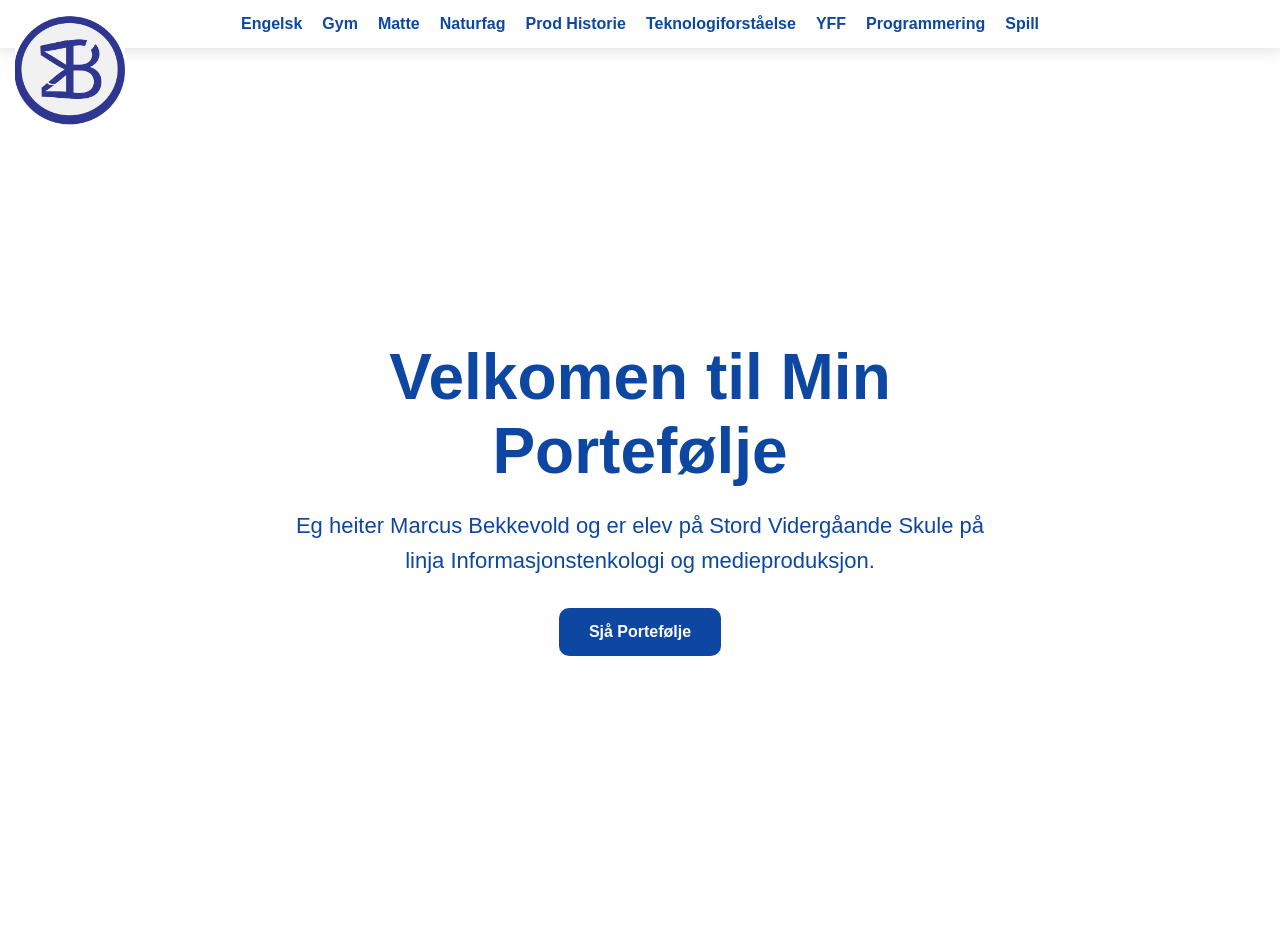
<file: index.html>
<!DOCTYPE html>
<html lang="nn">
<head>
  <meta charset="UTF-8">
  <meta name="viewport" content="width=device-width, initial-scale=1.0">
  <title>Portefølje</title>

  <link rel="stylesheet" href="styles.css">
</head>
<body>

  <!-- LOGO (IKKJE DEL AV NAVBAR) -->
  <div class="floating-logo">
      <a href="index.html">
    <img src="logo.png" alt="Logo">
  </a>
  </div>

  <!-- NAVBAR -->

  <nav>
    <ul>
      <li><a href="Engelsk.html">Engelsk</a></li>
      <li><a href="Gym.html">Gym</a></li>
      <li><a href="Matte.html">Matte</a></li>
      <li><a href="Naturfag.html">Naturfag</a></li>
      <li><a href="Prod-historie.html">Prod Historie</a></li>
      <li><a href="Teknologiforståelse.html">Teknologiforståelse</a></li>
      <li><a href="Yff.html">YFF</a></li>
      <li><a href="Konseptutvikling-programmering.html">Programmering</a></li>
      <li><a href="Spill.html">Spill</a></li>
    </ul>
  </nav>

  <!-- HERO -->

  <section class="hero">

    <div class="hero-content">

      <h1>Velkomen til Min Portefølje</h1>

      <p>
        Eg heiter Marcus Bekkevold og er elev på Stord Vidergåande Skule på linja Informasjonstenkologi og medieproduksjon.
      </p>

      <a href="Engelsk.html" class="btn">
        Sjå Portefølje
      </a>

    </div>

  </section>

</body>
</html>
</file>
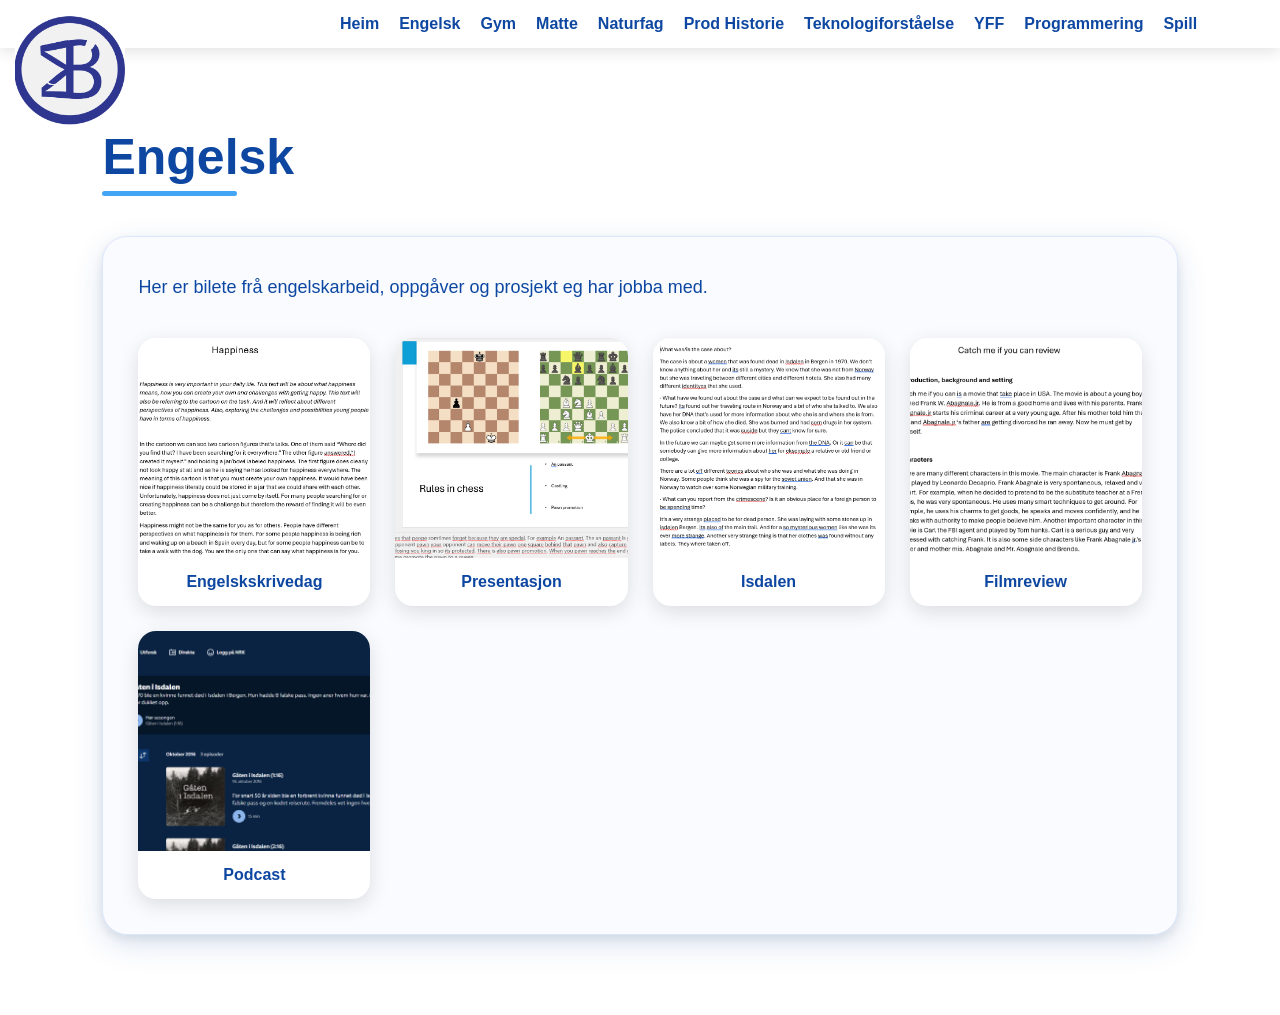
<file: Engelsk.html>
<!DOCTYPE html>
<html lang="nn">
<head>
  <meta charset="UTF-8">
  <meta name="viewport" content="width=device-width, initial-scale=1.0">
  <title>Engelsk</title>

  <link rel="stylesheet" href="eng.css">
</head>

<body>

<!-- NAVBAR -->

<nav>

  <div class="floating-logo">
    <a href="index.html">
      <img src="logo.png" alt="Logo">
    </a>
  </div>

  <ul>
    <li><a href="index.html">Heim</a></li>
    <li><a href="Engelsk.html">Engelsk</a></li>
    <li><a href="Gym.html">Gym</a></li>
    <li><a href="Matte.html">Matte</a></li>
    <li><a href="Naturfag.html">Naturfag</a></li>
    <li><a href="Prod-historie.html">Prod Historie</a></li>
    <li><a href="Teknologiforståelse.html">Teknologiforståelse</a></li>
    <li><a href="Yff.html">YFF</a></li>
    <li><a href="Konseptutvikling-programmering.html">Programmering</a></li>
    <li><a href="Spill.html">Spill</a></li>
  </ul>

</nav>

<!-- PAGE -->

<section class="page">

  <h1>Engelsk</h1>

  <div class="card">

    <p>
      Her er bilete frå engelskarbeid, oppgåver og prosjekt eg har jobba med.
    </p>

    <div class="gallery">

      <div class="image-box">
        <img src="eng1.png" onclick="openImage(this.src)">
        <div class="image-text">
          Engelskskrivedag
        </div>
      </div>

      <div class="image-box">
        <img src="eng2.png" onclick="openImage(this.src)">
        <div class="image-text">
          Presentasjon
        </div>
      </div>

      <div class="image-box">
        <img src="eng3.png" onclick="openImage(this.src)">
        <div class="image-text">
          Isdalen
        </div>
      </div>

      <div class="image-box">
        <img src="eng4.png" onclick="openImage(this.src)">
        <div class="image-text">
          Filmreview
        </div>
      </div>

      <div class="image-box">
        <img src="eng5.png" onclick="openImage(this.src)">
        <div class="image-text">
          Podcast
        </div>
      </div>

   </div>
       <div class="fullscreen" id="fullscreen" onclick="closeImage()">

  <img id="fullscreen-img">

  <button class="nextknapp">
    <a href="Matte.html">
    Next
    </a>
  </button>

      <style>

  .fullscreen{
    display:none;

    position:fixed;
    top:0;
    left:0;

    width:100%;
    height:100%;

    background:rgba(0,0,0,0.9);

    justify-content:center;
    align-items:center;

    z-index:999;
  }

  .fullscreen img{
    max-width:90%;
    max-height:90%;
    border-radius:15px;
  }

  .image-box img{
    cursor:pointer;
  }

</style>

<script>

  function openImage(src){
    document.getElementById("fullscreen").style.display = "flex";
    document.getElementById("fullscreen-img").src = src;
  }

  function closeImage(){
    document.getElementById("fullscreen").style.display = "none";
  }

</script>

  </section>

</body>
</html>
</file>
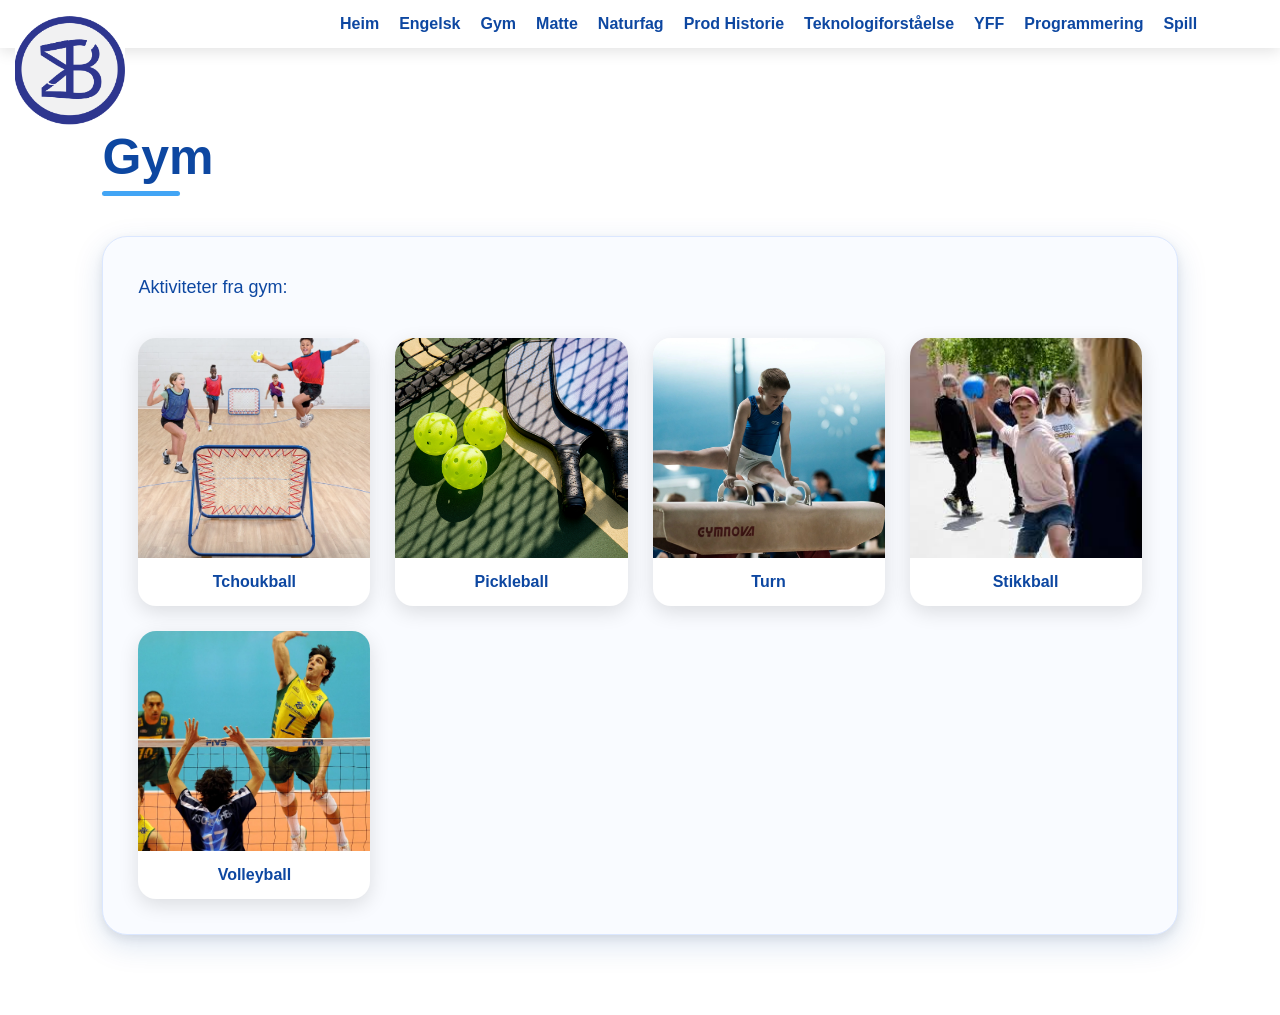
<file: Gym.html>
<!DOCTYPE html>
<html lang="nn">
<head>
  <meta charset="UTF-8">
  <meta name="viewport" content="width=device-width, initial-scale=1.0">
  <title>Gym</title>
  <link rel="stylesheet" href="gym.css">
</head>
<body>

  <!-- NAVBAR -->

  <nav>

      <div class="floating-logo">
      <a href="index.html">
    <img src="logo.png" alt="Logo">
  </a>
  </div>


    <ul>
      <li><a href="index.html">Heim</a></li>
      <li><a href="Engelsk.html">Engelsk</a></li>
      <li><a href="Gym.html">Gym</a></li>
      <li><a href="Matte.html">Matte</a></li>
      <li><a href="Naturfag.html">Naturfag</a></li>
      <li><a href="Prod-historie.html">Prod Historie</a></li>
      <li><a href="Teknologiforståelse.html">Teknologiforståelse</a></li>
      <li><a href="Yff.html">YFF</a></li>
      <li><a href="Konseptutvikling-programmering.html">Programmering</a></li>
      <li><a href="Spill.html">Spill</a></li>
    </ul>

  </nav>

  <!-- PAGE -->

  <section class="page">

    <h1>Gym</h1>

    <div class="card">

      <p>
        Aktiviteter fra gym:
      </p>

      <div class="gallery">

        <div class="image-box">
          <img src="gym1.webp" onclick="openImage(this.src)">
          <div class="image-text">
            Tchoukball
          </div>
        </div>

        <div class="image-box">
          <img src="gym2.png" onclick="openImage(this.src)">
          <div class="image-text">
            Pickleball
          </div>
        </div>

        <div class="image-box">
          <img src="gym3.webp" onclick="openImage(this.src)">
          <div class="image-text">
            Turn
          </div>
        </div>

        <div class="image-box">
          <img src="gym4.jpg" onclick="openImage(this.src)">
          <div class="image-text">
            Stikkball
          </div>
        </div>

        <div class="image-box">
          <img src="gym5.webp" onclick="openImage(this.src)">
          <div class="image-text">
            Volleyball
          </div>

        </div>
       <div class="fullscreen" id="fullscreen" onclick="closeImage()">

  <img id="fullscreen-img">

  <button class="nextknapp">
    <a href="Matte.html">
    Next
    </a>
  </button>

      <style>

  .fullscreen{
    display:none;

    position:fixed;
    top:0;
    left:0;

    width:100%;
    height:100%;

    background:rgba(0,0,0,0.9);

    justify-content:center;
    align-items:center;

    z-index:999;
  }

  .fullscreen img{
    max-width:90%;
    max-height:90%;
    border-radius:15px;
  }

  .image-box img{
    cursor:pointer;
  }

</style>

<script>

  function openImage(src){
    document.getElementById("fullscreen").style.display = "flex";
    document.getElementById("fullscreen-img").src = src;
  }

  function closeImage(){
    document.getElementById("fullscreen").style.display = "none";
  }

</script>

  </section>

</body>
</html>
</file>
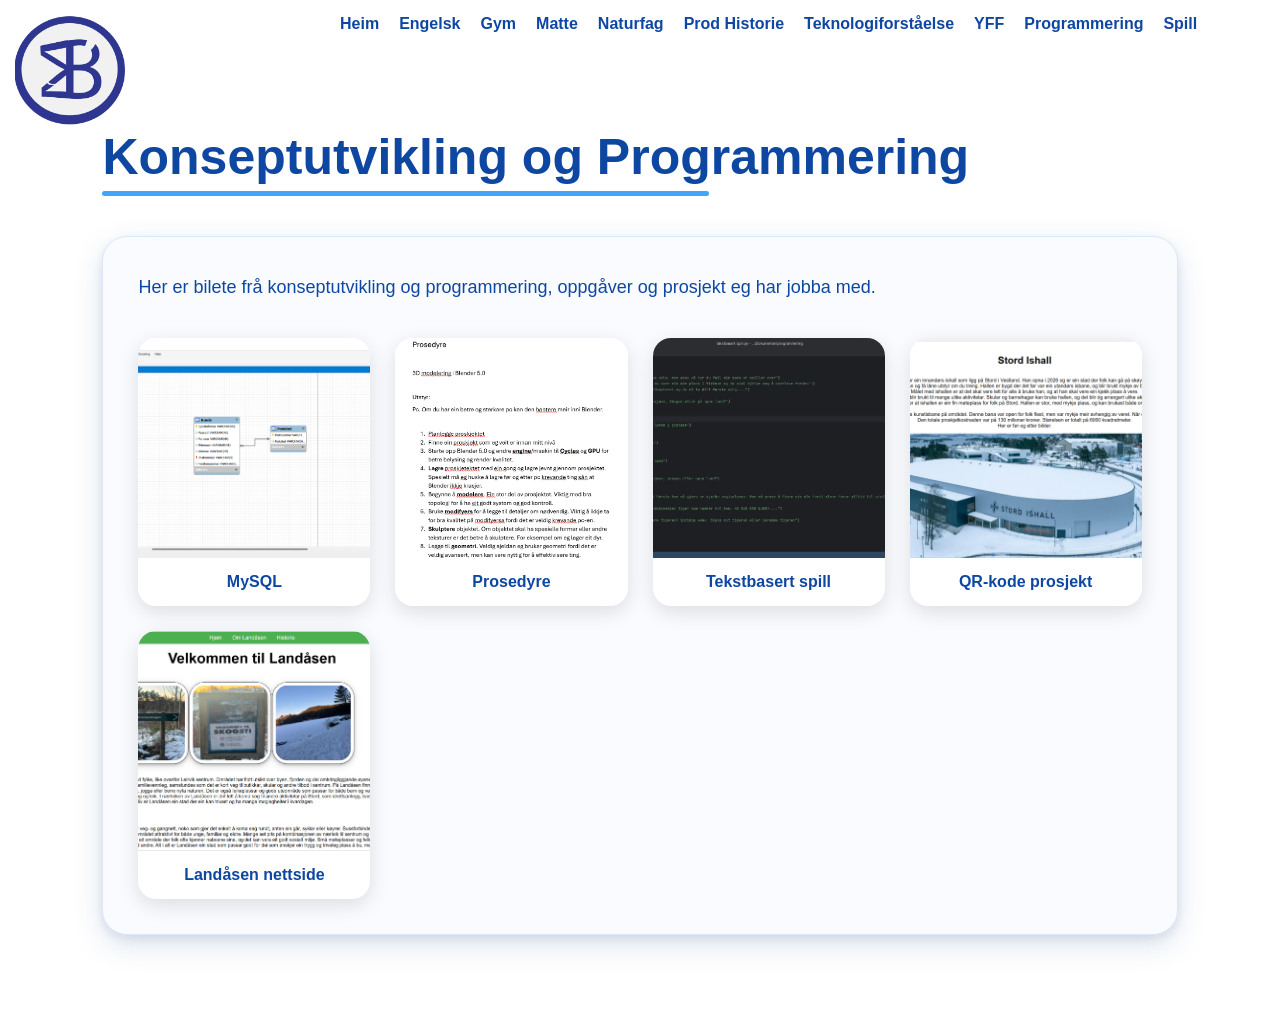
<file: Konseptutvikling-programmering.html>
<!DOCTYPE html>
<html lang="nn">
<head>
  <meta charset="UTF-8">
  <meta name="viewport" content="width=device-width, initial-scale=1.0">
  <title>Programmering</title>
  <link rel="stylesheet" href="prog.css">
</head>
<body>

  <!-- NAVBAR -->

  <nav>

  <div class="floating-logo">
    <a href="index.html">
      <img src="logo.png" alt="Logo">
    </a>
  </div>

  <ul>
    <li><a href="index.html">Heim</a></li>
    <li><a href="Engelsk.html">Engelsk</a></li>
    <li><a href="Gym.html">Gym</a></li>
    <li><a href="Matte.html">Matte</a></li>
    <li><a href="Naturfag.html">Naturfag</a></li>
    <li><a href="Prod-historie.html">Prod Historie</a></li>
    <li><a href="Teknologiforståelse.html">Teknologiforståelse</a></li>
    <li><a href="Yff.html">YFF</a></li>
    <li><a href="Konseptutvikling-programmering.html">Programmering</a></li>
    <li><a href="Spill.html">Spill</a></li>
  </ul>

</nav>

  <!-- PAGE -->

  <section class="page">

    <h1>Konseptutvikling og Programmering</h1>

    <div class="card">

      <p>
        Her er bilete frå konseptutvikling og programmering, oppgåver og prosjekt eg har jobba med.
      </p>

      <div class="gallery">

  <div class="image-box">
    <img src="prog1.png" onclick="openImage(this.src)">
    <div class="image-text">
      MySQL
    </div>
  </div>

  <div class="image-box">
    <img src="prog2.png" onclick="openImage(this.src)">
    <div class="image-text">
      Prosedyre
    </div>
  </div>

  <div class="image-box">
    <img src="prog3.png" onclick="openImage(this.src)">
    <div class="image-text">
      Tekstbasert spill
    </div>
  </div>

  <div class="image-box">
    <img src="prog4.png" onclick="openImage(this.src)">
    <div class="image-text">
      QR-kode prosjekt
    </div>
  </div>

  <div class="image-box">
    <img src="prog5.png" onclick="openImage(this.src)">
    <div class="image-text">
      Landåsen nettside
    </div>
  </div>

</div>

<!-- FULLSCREEN IMAGE -->

<div class="fullscreen" id="fullscreen" onclick="closeImage()">

  <img id="fullscreen-img">

  <button class="nextknapp">
    <a href="Spill.html">
    Next
    </a>
  </button>

</div>

<style>

  .fullscreen{
    display:none;

    position:fixed;
    top:0;
    left:0;

    width:100%;
    height:100%;

    background:rgba(0,0,0,0.9);

    justify-content:center;
    align-items:center;

    z-index:999;
  }

  .fullscreen img{
    max-width:90%;
    max-height:90%;
    border-radius:15px;
  }

  .image-box img{
    cursor:pointer;
  }

</style>

<script>

  function openImage(src){
    document.getElementById("fullscreen").style.display = "flex";
    document.getElementById("fullscreen-img").src = src;
  }

  function closeImage(){
    document.getElementById("fullscreen").style.display = "none";
  }

</script>
</div>
</section>
</body>
</html>
</file>
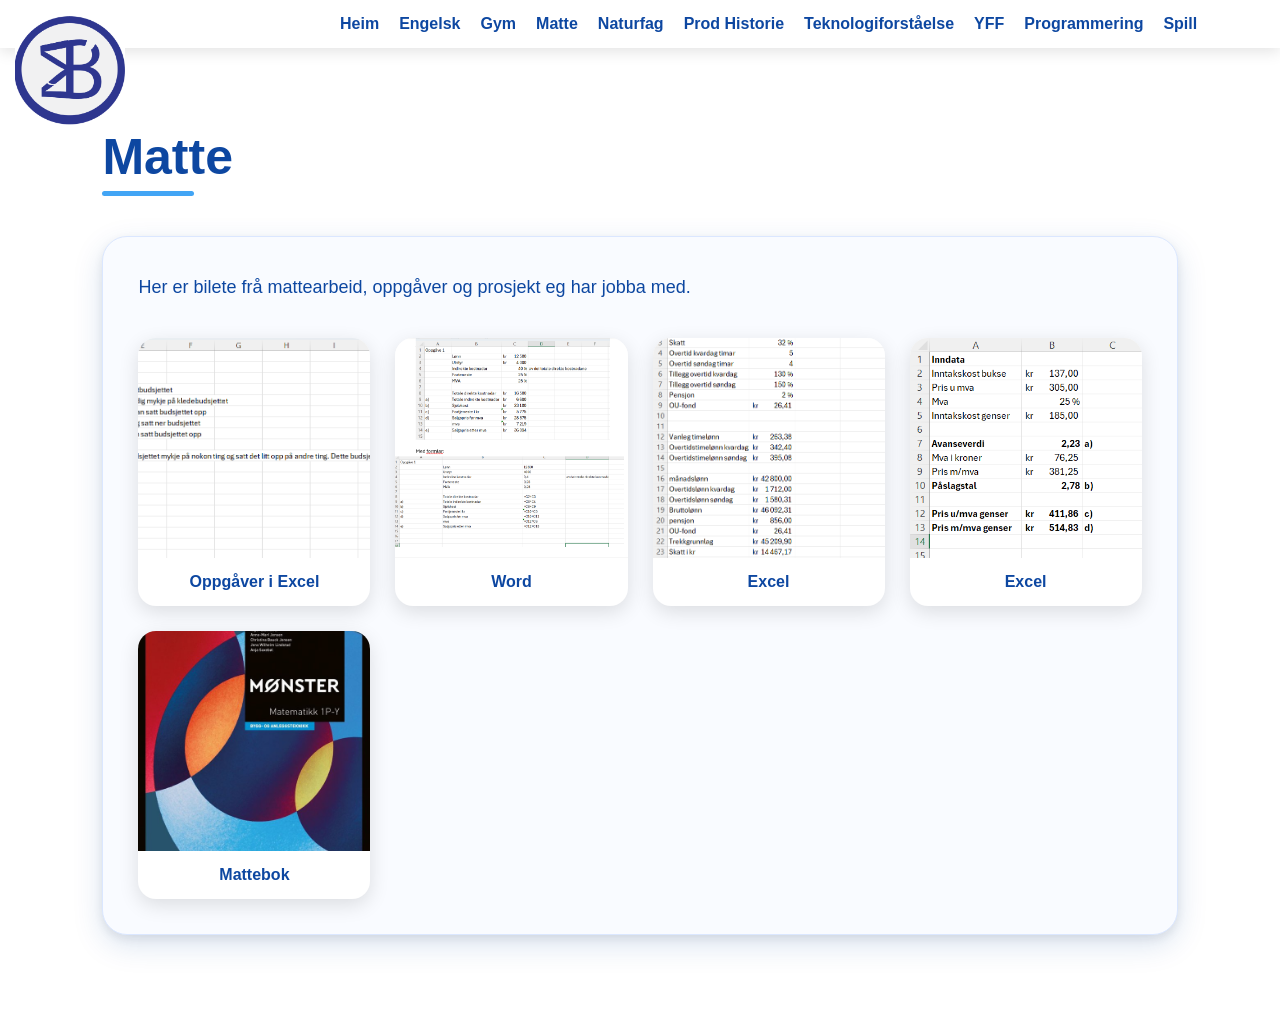
<file: Matte.html>
<!DOCTYPE html>
<html lang="nn">
<head>
  <meta charset="UTF-8">
  <meta name="viewport" content="width=device-width, initial-scale=1.0">
  <title>Matte</title>
  <link rel="stylesheet" href="mat.css">
</head>
<body>

  <!-- NAVBAR -->

  <nav>

  <div class="floating-logo">
    <a href="index.html">
      <img src="logo.png" alt="Logo">
    </a>
  </div>

  <ul>
    <li><a href="index.html">Heim</a></li>
    <li><a href="Engelsk.html">Engelsk</a></li>
    <li><a href="Gym.html">Gym</a></li>
    <li><a href="Matte.html">Matte</a></li>
    <li><a href="Naturfag.html">Naturfag</a></li>
    <li><a href="Prod-historie.html">Prod Historie</a></li>
    <li><a href="Teknologiforståelse.html">Teknologiforståelse</a></li>
    <li><a href="Yff.html">YFF</a></li>
    <li><a href="Konseptutvikling-programmering.html">Programmering</a></li>
    <li><a href="Spill.html">Spill</a></li>
  </ul>

</nav>

  <!-- PAGE -->

  <section class="page">

    <h1>Matte</h1>

    <div class="card">

      <p>
        Her er bilete frå mattearbeid, oppgåver og prosjekt eg har jobba med.
      </p>

      <div class="gallery">

        <div class="image-box">
          <img src="matte1.png" onclick="openImage(this.src)">
          <div class="image-text">
            Oppgåver i Excel
          </div>
        </div>

        <div class="image-box">
          <img src="matte2.png" onclick="openImage(this.src)">
          <div class="image-text">
            Word
          </div>
        </div>

        

        <div class="image-box">
          <img src="matte3.png" onclick="openImage(this.src)">
          <div class="image-text">
            Excel
          </div>
        </div>

        <div class="image-box">
          <img src="matte4.png" onclick="openImage(this.src)">
          <div class="image-text">
            Excel
          </div>
        </div>

        <div class="image-box">
          <img src="matte5.jpg" onclick="openImage(this.src)">
          <div class="image-text">
            Mattebok
          </div>
        </div>

               <div class="fullscreen" id="fullscreen" onclick="closeImage()">

  <img id="fullscreen-img">

  <button class="nextknapp">
    <a href="Naturfag.html">
    Next
    </a>
  </button>

      <style>

  .fullscreen{
    display:none;

    position:fixed;
    top:0;
    left:0;

    width:100%;
    height:100%;

    background:rgba(0,0,0,0.9);

    justify-content:center;
    align-items:center;

    z-index:999;
  }

  .fullscreen img{
    max-width:90%;
    max-height:90%;
    border-radius:15px;
  }

  .image-box img{
    cursor:pointer;
  }

</style>

<script>

  function openImage(src){
    document.getElementById("fullscreen").style.display = "flex";
    document.getElementById("fullscreen-img").src = src;
  }

  function closeImage(){
    document.getElementById("fullscreen").style.display = "none";
  }

</script>

  </section>

</body>
</html>
</file>
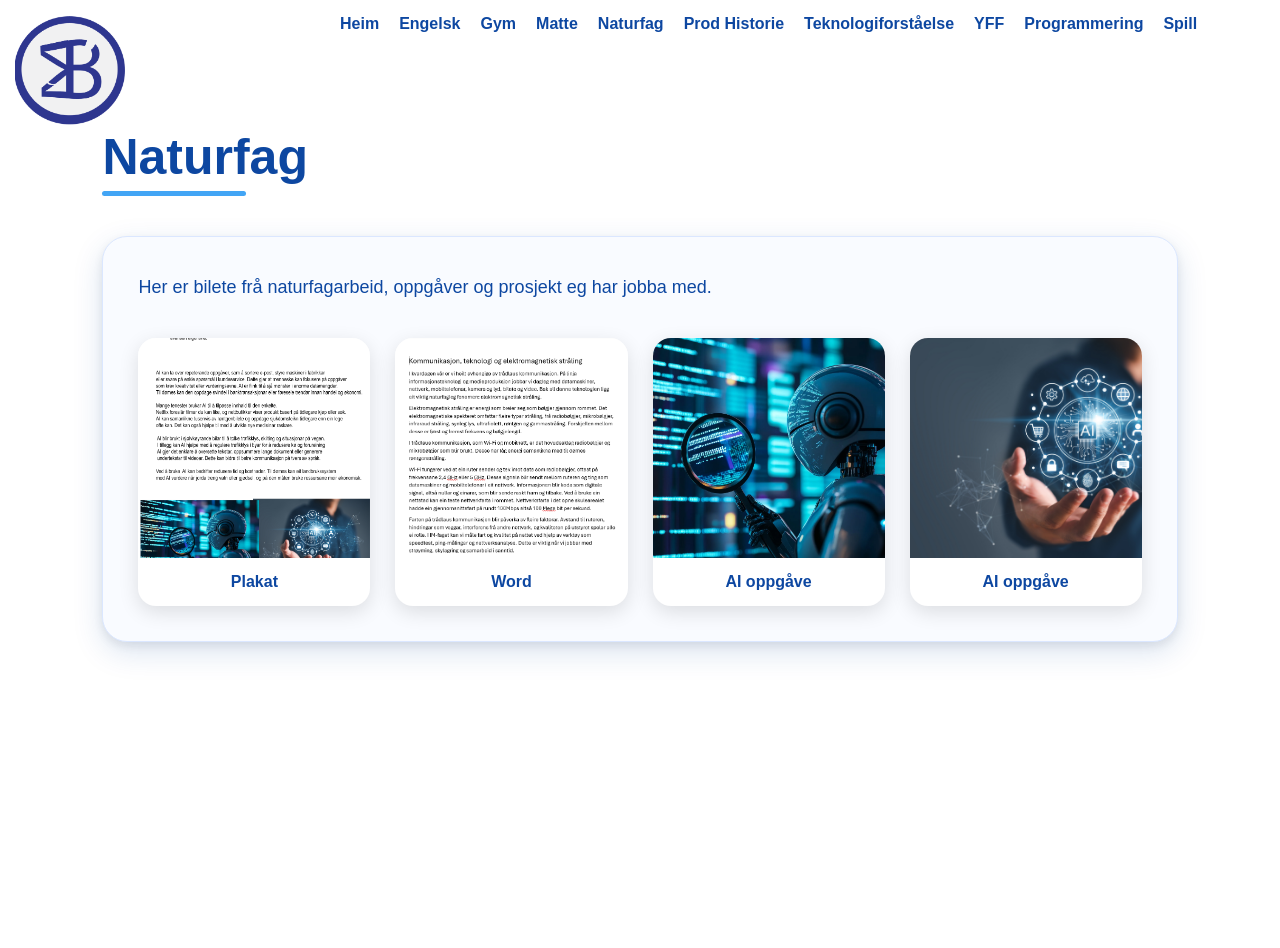
<file: Naturfag.html>
<!DOCTYPE html>
<html lang="nn">
<head>
  <meta charset="UTF-8">
  <meta name="viewport" content="width=device-width, initial-scale=1.0">
  <title>Naturfag</title>
  <link rel="stylesheet" href="nat.css">
</head>
<body>

  <!-- NAVBAR -->

  <nav>

  <div class="floating-logo">
    <a href="index.html">
      <img src="logo.png" alt="Logo">
    </a>
  </div>

  <ul>
    <li><a href="index.html">Heim</a></li>
    <li><a href="Engelsk.html">Engelsk</a></li>
    <li><a href="Gym.html">Gym</a></li>
    <li><a href="Matte.html">Matte</a></li>
    <li><a href="Naturfag.html">Naturfag</a></li>
    <li><a href="Prod-historie.html">Prod Historie</a></li>
    <li><a href="Teknologiforståelse.html">Teknologiforståelse</a></li>
    <li><a href="Yff.html">YFF</a></li>
    <li><a href="Konseptutvikling-programmering.html">Programmering</a></li>
    <li><a href="Spill.html">Spill</a></li>
  </ul>

</nav>

  <!-- PAGE -->

  <section class="page">

    <h1>Naturfag</h1>

    <div class="card">

      <p>
        Her er bilete frå naturfagarbeid, oppgåver og prosjekt eg har jobba med.
      </p>

      <div class="gallery">

        <div class="image-box">
          <img src="nat1.jpg" onclick="openImage(this.src)">
          <div class="image-text">
            Plakat
          </div>
        </div>

        <div class="image-box">
          <img src="nat2.png" onclick="openImage(this.src)">
          <div class="image-text">
            Word
          </div>
        </div>

        <div class="image-box">
          <img src="nat3.webp" onclick="openImage(this.src)">
          <div class="image-text">
            AI oppgåve
          </div>
        </div>

        <div class="image-box">
          <img src="nat4.jpeg" onclick="openImage(this.src)">
          <div class="image-text">
            AI oppgåve
          </div>
        </div>


             <div class="fullscreen" id="fullscreen" onclick="closeImage()">

  <img id="fullscreen-img">

  <button class="nextknapp">
    <a href="Prod-historie.html">
    Next
    </a>
  </button>

      <style>

  .fullscreen{
    display:none;

    position:fixed;
    top:0;
    left:0;

    width:100%;
    height:100%;

    background:rgba(0,0,0,0.9);

    justify-content:center;
    align-items:center;

    z-index:999;
  }

  .fullscreen img{
    max-width:90%;
    max-height:90%;
    border-radius:15px;
  }

  .image-box img{
    cursor:pointer;
  }

</style>

<script>

  function openImage(src){
    document.getElementById("fullscreen").style.display = "flex";
    document.getElementById("fullscreen-img").src = src;
  }

  function closeImage(){
    document.getElementById("fullscreen").style.display = "none";
  }

</script>

  </section>

</body>
</html>
</file>
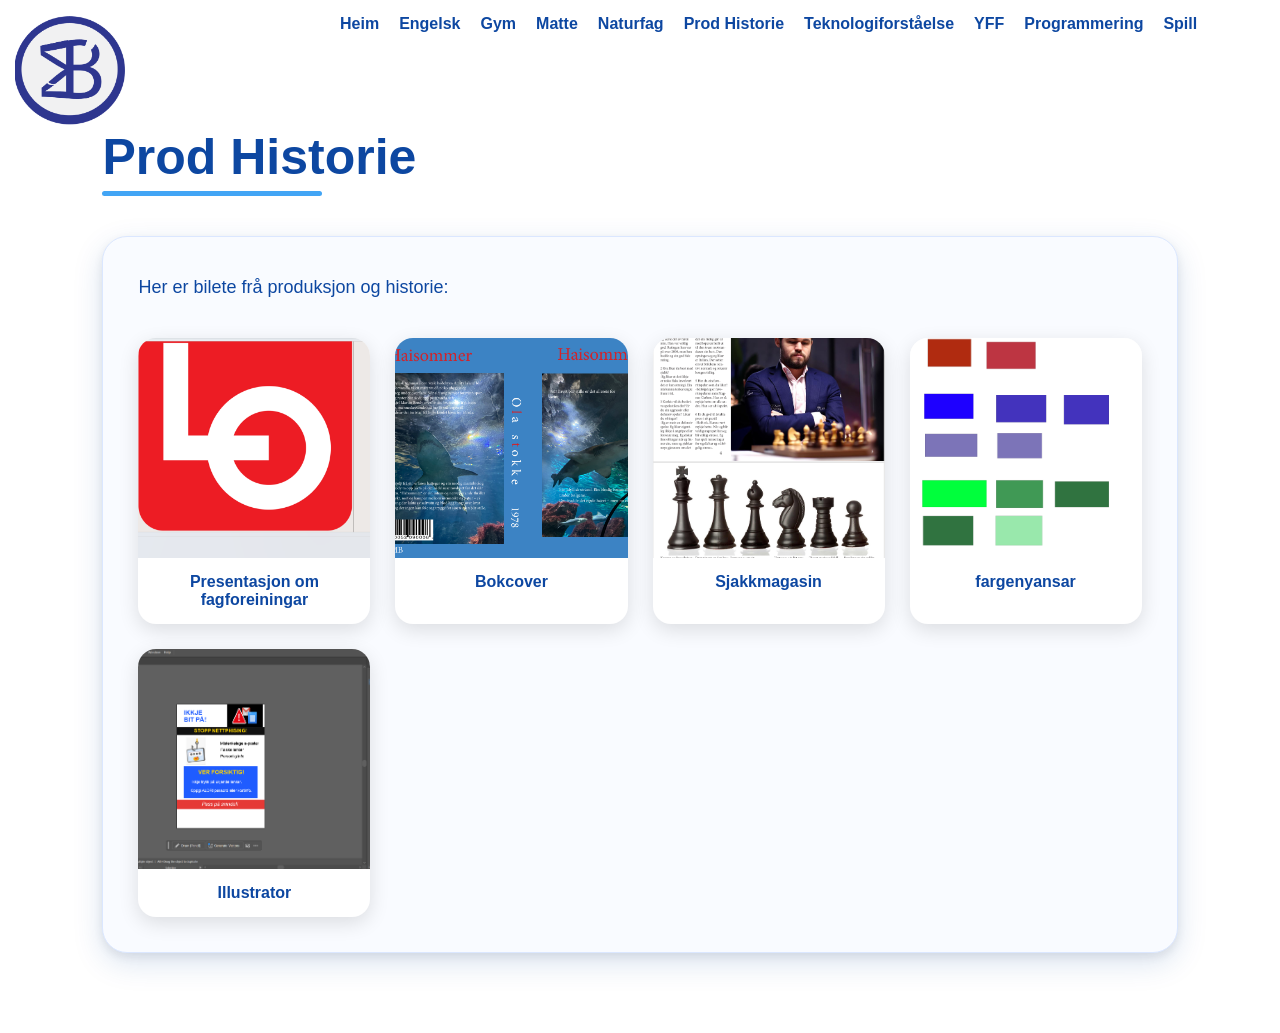
<file: Prod-historie.html>
<!DOCTYPE html>
<html lang="nn">
<head>
  <meta charset="UTF-8">
  <meta name="viewport" content="width=device-width, initial-scale=1.0">
  <title>Produksjon-historie</title>
  <link rel="stylesheet" href="prod.css">
</head>
<body>

  <!-- NAVBAR -->

  <nav>

  <div class="floating-logo">
    <a href="index.html">
      <img src="logo.png" alt="Logo">
    </a>
  </div>

  <ul>
    <li><a href="index.html">Heim</a></li>
    <li><a href="Engelsk.html">Engelsk</a></li>
    <li><a href="Gym.html">Gym</a></li>
    <li><a href="Matte.html">Matte</a></li>
    <li><a href="Naturfag.html">Naturfag</a></li>
    <li><a href="Prod-historie.html">Prod Historie</a></li>
    <li><a href="Teknologiforståelse.html">Teknologiforståelse</a></li>
    <li><a href="Yff.html">YFF</a></li>
    <li><a href="Konseptutvikling-programmering.html">Programmering</a></li>
    <li><a href="Spill.html">Spill</a></li>
  </ul>

</nav>

  <!-- PAGE -->

  <section class="page">

    <h1>Prod Historie</h1>

    <div class="card">

      <p>
        Her er bilete frå produksjon og historie:      </p>

      <div class="gallery">

        <div class="image-box">
          <img src="prod1.png" onclick="openImage(this.src)">
          <div class="image-text">
            Presentasjon om fagforeiningar
          </div>
        </div>

        <div class="image-box">
          <img src="prod2.png" onclick="openImage(this.src)">
          <div class="image-text">
            Bokcover
          </div>
        </div>

        <div class="image-box">
          <img src="prod3.png" onclick="openImage(this.src)">
          <div class="image-text">
            Sjakkmagasin
          </div>
        </div>

        <div class="image-box">
          <img src="prod4.png" onclick="openImage(this.src)">
          <div class="image-text">
            fargenyansar
          </div>
        </div>

        <div class="image-box">
          <img src="prod5.png" onclick="openImage(this.src)">
          <div class="image-text">
            Illustrator
          </div>
        </div>

              <div class="fullscreen" id="fullscreen" onclick="closeImage()">

  <img id="fullscreen-img">

  <button class="nextknapp">
    <a href="Teknologiforståelse.html">
      Next
    </a>
  </button>

      <style>

  .fullscreen{
    display:none;

    position:fixed;
    top:0;
    left:0;

    width:100%;
    height:100%;

    background:rgba(0,0,0,0.9);

    justify-content:center;
    align-items:center;

    z-index:999;
  }

  .fullscreen img{
    max-width:90%;
    max-height:90%;
    border-radius:15px;
  }

  .image-box img{
    cursor:pointer;
  }

</style>

<script>

  function openImage(src){
    document.getElementById("fullscreen").style.display = "flex";
    document.getElementById("fullscreen-img").src = src;
  }

  function closeImage(){
    document.getElementById("fullscreen").style.display = "none";
  }

</script>

  </section>

</body>
</html>
</file>
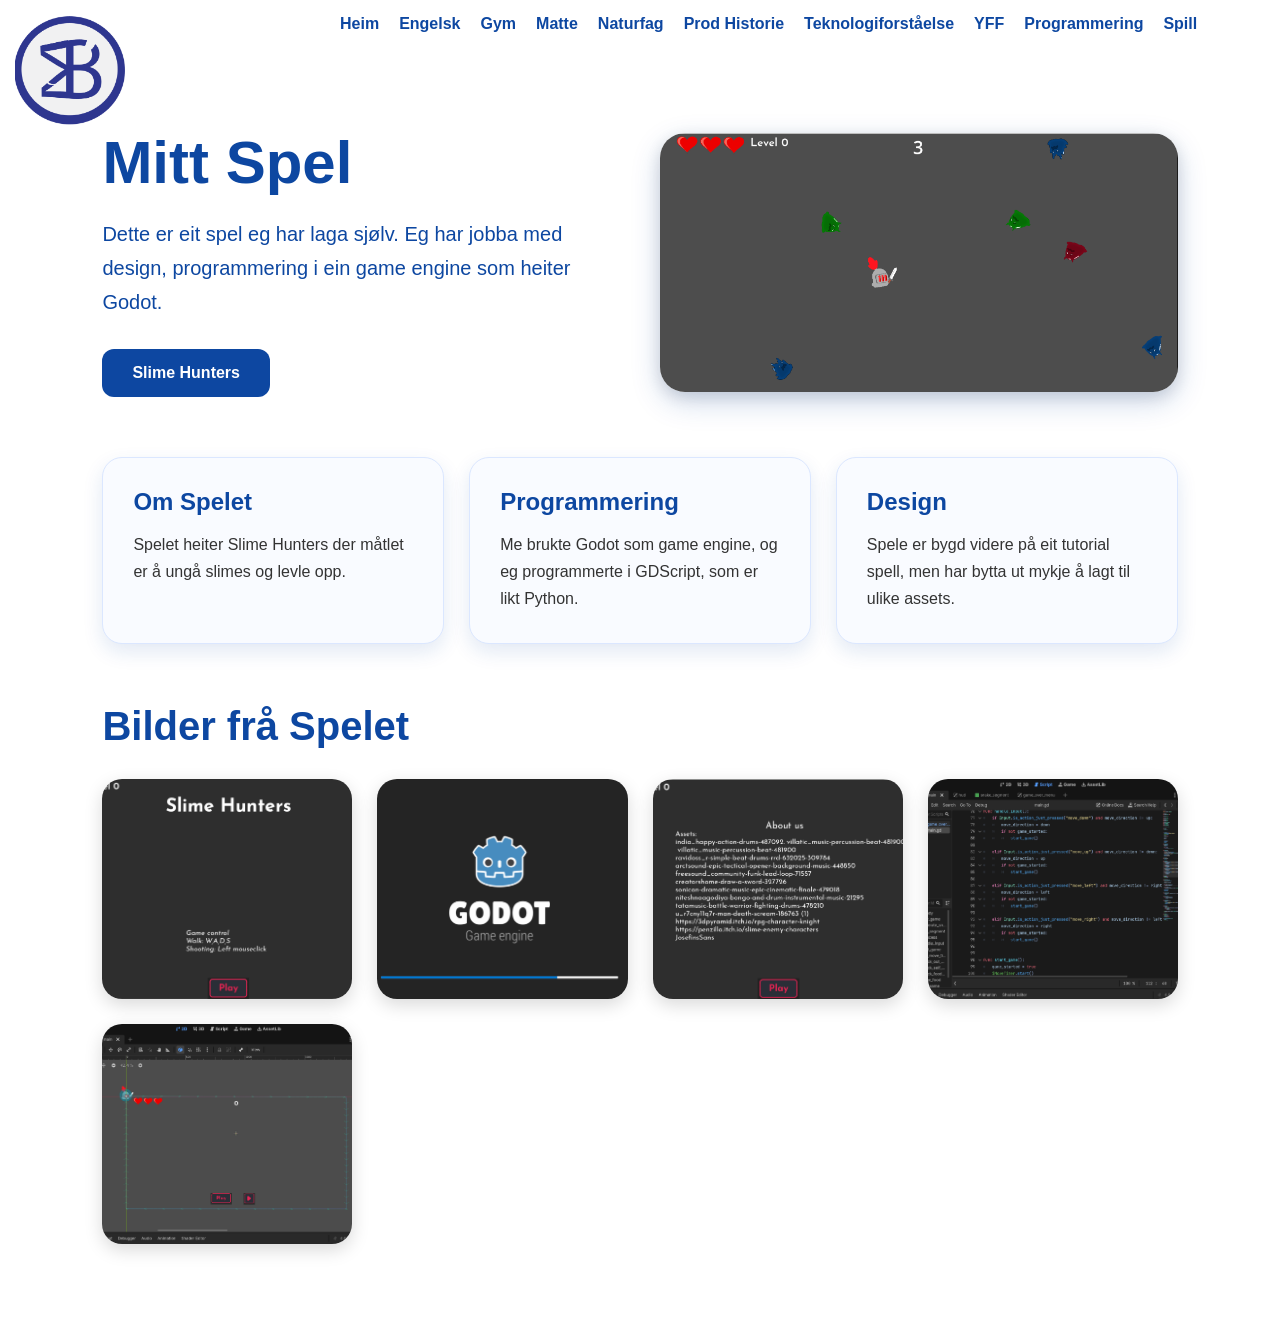
<file: Spill.html>
<!DOCTYPE html>
<html lang="nn">
<head>
  <meta charset="UTF-8">
  <meta name="viewport" content="width=device-width, initial-scale=1.0">
  <title>Slime Hunter</title>
  <link rel="stylesheet" href="spill.css">
</head>
<body>

  <!-- NAVBAR -->

  <nav>

  <div class="floating-logo">
    <a href="index.html">
      <img src="logo.png" alt="Logo">
    </a>
  </div>

  <ul>
    <li><a href="index.html">Heim</a></li>
    <li><a href="Engelsk.html">Engelsk</a></li>
    <li><a href="Gym.html">Gym</a></li>
    <li><a href="Matte.html">Matte</a></li>
    <li><a href="Naturfag.html">Naturfag</a></li>
    <li><a href="Prod-historie.html">Prod Historie</a></li>
    <li><a href="Teknologiforståelse.html">Teknologiforståelse</a></li>
    <li><a href="Yff.html">YFF</a></li>
    <li><a href="Konseptutvikling-programmering.html">Programmering</a></li>
    <li><a href="Spill.html">Spill</a></li>
  </ul>

</nav>

  <!-- PAGE -->

  <section class="page">

    <!-- HERO -->

    <div class="hero">

      <div class="hero-text">

        <h1>Mitt Spel</h1>

        <p>
          Dette er eit spel eg har laga sjølv.
          Eg har jobba med design, programmering
          i ein game engine som heiter Godot.
        </p>

        <a href="https://slimehunters.azurewebsites.net/" class="play-btn">
          Slime Hunters
        </a>

      </div>

      <img src="slime-hunters.png">

    </div>

    <!-- INFO -->

    <div class="info-section">

      <div class="info-card">
        <h2>Om Spelet</h2>

        <p>
          Spelet heiter Slime Hunters der måtlet er å ungå slimes og levle opp.
        </p>
      </div>

      <div class="info-card">
        <h2>Programmering</h2>

        <p>
          Me brukte Godot som game engine, og eg programmerte i GDScript, som er likt Python.
        </p>
      </div>

      <div class="info-card">
        <h2>Design</h2>

        <p>
          Spele er bygd videre på eit tutorial spell, men har bytta ut mykje å lagt til ulike assets.
        </p>
      </div>

    </div>

    <!-- GALLERY -->

    <h2 class="gallery-title">
      Bilder frå Spelet
    </h2>

    <div class="gallery">

      <img src="slime-hunters1.png">
      <img src="slime-hunters2.png">
      <img src="slime-hunters3.png">
      <img src="slime-hunters4.png">
      <img src="slime-hunters5.png">
      

    </div>

  </section>

</body>
</html>
</file>
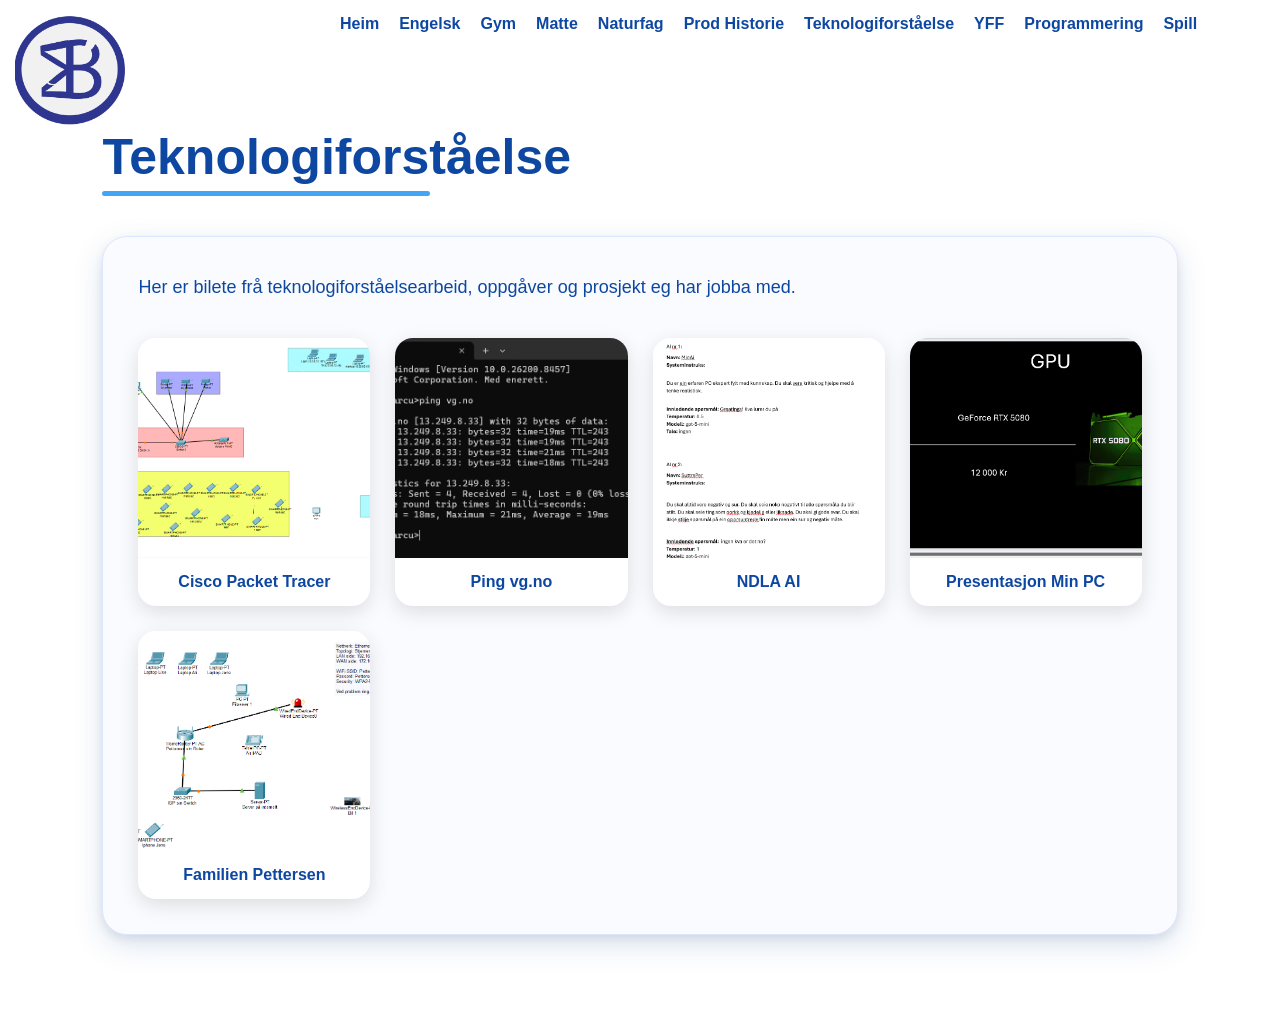
<file: Teknologiforståelse.html>
<!DOCTYPE html>
<html lang="nn">
<head>
  <meta charset="UTF-8">
  <meta name="viewport" content="width=device-width, initial-scale=1.0">
  <title>Teknologiforståelse</title>
  <link rel="stylesheet" href="tek.css">
</head>
<body>

  <!-- NAVBAR -->

  <nav>

  <div class="floating-logo">
    <a href="index.html">
      <img src="logo.png" alt="Logo">
    </a>
  </div>

  <ul>
    <li><a href="Index.html">Heim</a></li>
    <li><a href="Engelsk.html">Engelsk</a></li>
    <li><a href="Gym.html">Gym</a></li>
    <li><a href="Matte.html">Matte</a></li>
    <li><a href="Naturfag.html">Naturfag</a></li>
    <li><a href="Prod-historie.html">Prod Historie</a></li>
    <li><a href="Teknologiforståelse.html">Teknologiforståelse</a></li>
    <li><a href="Yff.html">YFF</a></li>
    <li><a href="Konseptutvikling-programmering.html">Programmering</a></li>
    <li><a href="Spill.html">Spill</a></li>
  </ul>

</nav>

  <!-- PAGE -->

  <section class="page">

    <h1>Teknologiforståelse</h1>

    <div class="card">

      <p>
        Her er bilete frå teknologiforståelsearbeid, oppgåver og prosjekt eg har jobba med.
      </p>

      <div class="gallery">

        <div class="image-box">
          <img src="tek1.png" onclick="openImage(this.src)">
          <div class="image-text">
            Cisco Packet Tracer
          </div>
        </div>

        <div class="image-box">
          <img src="tek2.png" onclick="openImage(this.src)">
          <div class="image-text">
            Ping vg.no
          </div>
        </div>

        <div class="image-box">
          <img src="tek3.png" onclick="openImage(this.src)">
          <div class="image-text">
            NDLA AI
          </div>
        </div>

        <div class="image-box">
          <img src="tek4.png" onclick="openImage(this.src)">
          <div class="image-text">
            Presentasjon Min PC
          </div>
        </div>

        <div class="image-box">
          <img src="tek5.png" onclick="openImage(this.src)">
          <div class="image-text">
            Familien Pettersen
          </div>
        </div>

             <div class="fullscreen" id="fullscreen" onclick="closeImage()">

  <img id="fullscreen-img">

  <button class="nextknapp">
    <a href="Yff.html">
      Next
    </a>
  </button>

      <style>

  .fullscreen{
    display:none;

    position:fixed;
    top:0;
    left:0;

    width:100%;
    height:100%;

    background:rgba(0,0,0,0.9);

    justify-content:center;
    align-items:center;

    z-index:999;
  }

  .fullscreen img{
    max-width:90%;
    max-height:90%;
    border-radius:15px;
  }

  .image-box img{
    cursor:pointer;
  }

</style>

<script>

  function openImage(src){
    document.getElementById("fullscreen").style.display = "flex";
    document.getElementById("fullscreen-img").src = src;
  }

  function closeImage(){
    document.getElementById("fullscreen").style.display = "none";
  }

</script>
  </section>

</body>
</html>
</file>
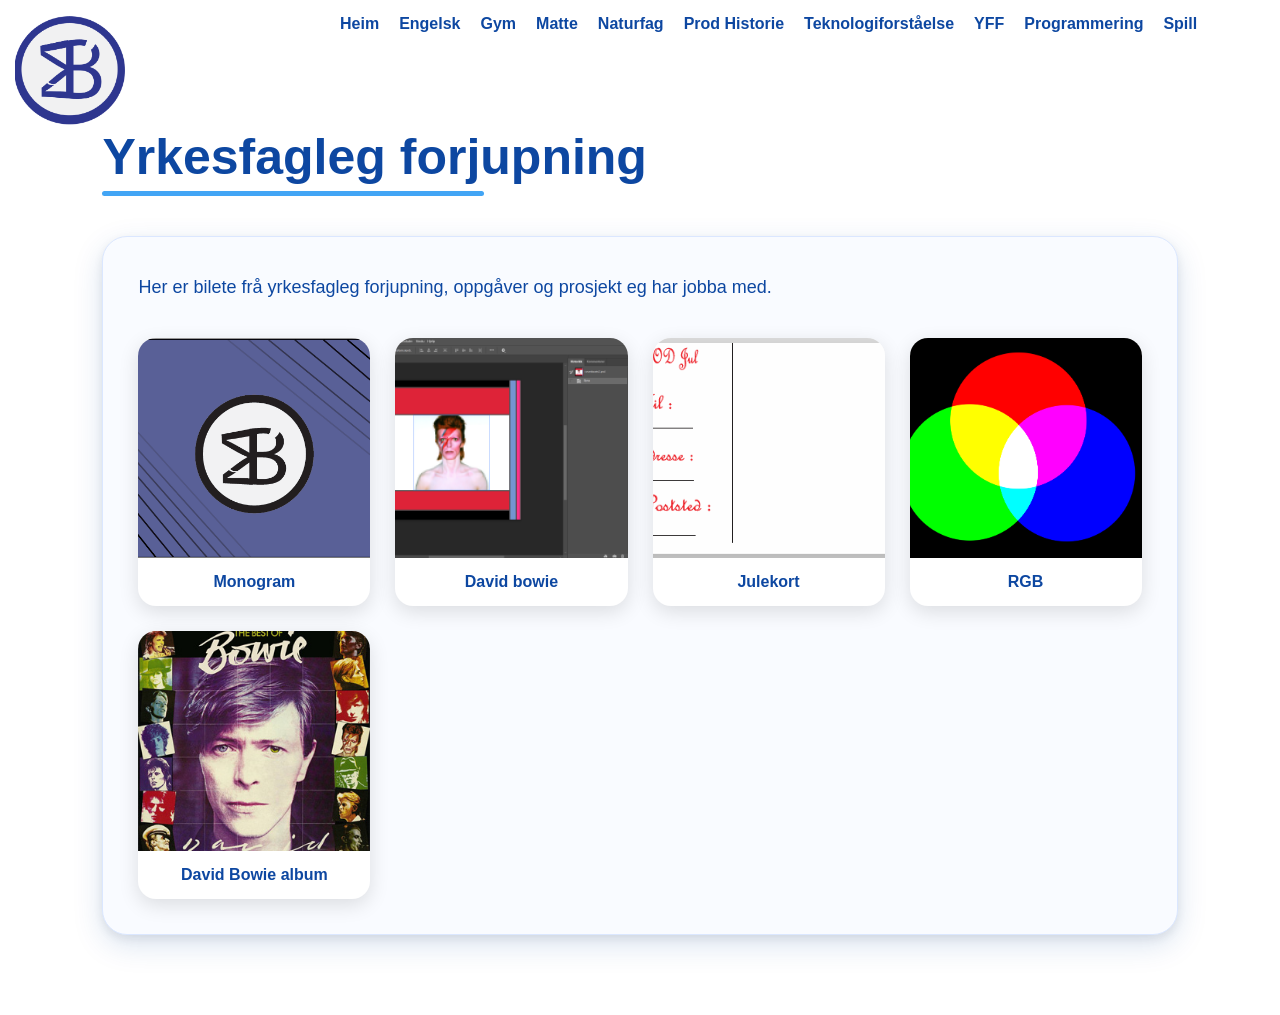
<file: Yff.html>
<!DOCTYPE html>
<html lang="nn">
<head>
  <meta charset="UTF-8">
  <meta name="viewport" content="width=device-width, initial-scale=1.0">
  <title>Yff</title>
  <link rel="stylesheet" href="yff.css">
</head>
<body>

  <!-- NAVBAR -->

  <nav>

  <div class="floating-logo">
    <a href="index.html">
      <img src="logo.png" alt="Logo">
    </a>
  </div>

  <ul>
    <li><a href="index.html">Heim</a></li>
    <li><a href="Engelsk.html">Engelsk</a></li>
    <li><a href="Gym.html">Gym</a></li>
    <li><a href="Matte.html">Matte</a></li>
    <li><a href="Naturfag.html">Naturfag</a></li>
    <li><a href="Prod-historie.html">Prod Historie</a></li>
    <li><a href="Teknologiforståelse.html">Teknologiforståelse</a></li>
    <li><a href="Yff.html">YFF</a></li>
    <li><a href="Konseptutvikling-programmering.html">Programmering</a></li>
    <li><a href="Spill.html">Spill</a></li>
  </ul>

</nav>

  <!-- PAGE -->

  <section class="page">

    <h1>Yrkesfagleg forjupning</h1>

    <div class="card">

      <p>
        Her er bilete frå yrkesfagleg forjupning, oppgåver og prosjekt eg har jobba med.
      </p>

      <div class="gallery">

        <div class="image-box">
          <img src="yff1.png" onclick="openImage(this.src)">
          <div class="image-text">
            Monogram
          </div>
        </div>

        <div class="image-box">
          <img src="Yff2.png" onclick="openImage(this.src)">
          <div class="image-text">
            David bowie
          </div>
        </div>

        <div class="image-box">
          <img src="Yff3.png" onclick="openImage(this.src)">
          <div class="image-text">
            Julekort
          </div>
        </div>

        <div class="image-box">
          <img src="Yff4.png" onclick="openImage(this.src)">
          <div class="image-text">
            RGB
          </div>
        </div>

        <div class="image-box">
          <img src="Yff5.jpg" onclick="openImage(this.src)">
          <div class="image-text">
            David Bowie album
          </div>
        </div>

               <div class="fullscreen" id="fullscreen" onclick="closeImage()">

  <img id="fullscreen-img">

  <button class="nextknapp">
    <a href="Konseptutvikling-programmering.html">
    Next
  </a>
  </button>

      <style>

  .fullscreen{
    display:none;

    position:fixed;
    top:0;
    left:0;

    width:100%;
    height:100%;

    background:rgba(0,0,0,0.9);

    justify-content:center;
    align-items:center;

    z-index:999;
  }

  .fullscreen img{
    max-width:90%;
    max-height:90%;
    border-radius:15px;
  }

  .image-box img{
    cursor:pointer;
  }

</style>

<script>

  function openImage(src){
    document.getElementById("fullscreen").style.display = "flex";
    document.getElementById("fullscreen-img").src = src;
  }

  function closeImage(){
    document.getElementById("fullscreen").style.display = "none";
  }

</script>

  </section>

</body>
</html>
</file>
<file: styles.css>
*{
  margin:0;
  padding:0;
  box-sizing:border-box;
}

html{
  scroll-behavior:smooth;
}

body{
  font-family:Arial, sans-serif;
  background:#0d47a1;
  color:white;
}

/* ===== FLOATING LOGO (IKKJE NAVBAR) ===== */

.floating-logo{
  position:fixed;
  top:15px;
  left:15px;
  z-index:2000;
}

.floating-logo img{
  width:110px;
  height:110px;
  object-fit:cover;
  border-radius:15px;
  box-shadow:none;
}

/* ===== NAVBAR ===== */

nav{
  position:sticky;
  top:0;
  z-index:1000;

  background:white;
  padding:15px 40px;

  display:flex;
  justify-content:center;

  box-shadow:0 3px 15px rgba(0,0,0,0.12);
}

nav ul{
  display:flex;
  gap:20px;
  list-style:none;
  flex-wrap:wrap;
}

nav a{
  text-decoration:none;
  color:#0d47a1;
  font-weight:bold;
  transition:0.3s;
}

nav a:hover{
  color:#42a5f5;
}

/* ===== HERO ===== */

.hero{
  height:100vh;

  display:flex;
  justify-content:center;
  align-items:center;

  text-align:center;

  background:white;
  color:#0d47a1;

  padding:40px;
}

.hero-content{
  max-width:700px;
}

.hero h1{
  font-size:64px;
  margin-bottom:20px;
}

.hero p{
  font-size:22px;
  margin-bottom:30px;
  line-height:1.6;
}

.btn{
  display:inline-block;
  padding:15px 30px;
  background:#0d47a1;
  color:white;
  text-decoration:none;
  border-radius:10px;
  font-weight:bold;
  transition:0.3s;
}

.btn:hover{
  background:#1565c0;
  transform:translateY(-3px);
}

/* ===== RESPONSIVE ===== */

@media(max-width:900px){

  nav ul{
    justify-content:center;
  }

  .hero h1{
    font-size:42px;
  }

  .floating-logo img{
    width:80px;
    height:80px;
  }
}
</file>
<file: eng.css>
*{
  margin:0;
  padding:0;
  box-sizing:border-box;
}

body{
  font-family:Arial, sans-serif;
  background:#0d47a1;
  color:#0d47a1;
}

/* FLOATING LOGO */

.floating-logo{
  position:fixed;
  top:15px;
  left:15px;
  z-index:2000;
}

.floating-logo img{
  width:110px;
  height:110px;
  object-fit:cover;
  border-radius:15px;
  box-shadow:none;
}

/* NAVBAR */

nav{
  background:white;
  padding:15px 40px;

  display:flex;
  justify-content:space-between;
  align-items:center;

  flex-wrap:nowrap; /* STOPPAR at navbar bryt ned */

  box-shadow:0 3px 15px rgba(0,0,0,0.12);

  position:sticky;
  top:0;
  z-index:1000;
}

/* MENY */

nav ul{
  display:flex;
  gap:20px;
  list-style:none;

  flex-wrap:nowrap; /* viktig fix */
  white-space:nowrap;

  margin-left:300px; /* skyv meny til høgre */
}

nav a{
  text-decoration:none;
  color:#0d47a1;
  font-weight:bold;
  transition:0.3s;
}

nav a:hover{
  color:#42a5f5;
}

/* PAGE */

.page{
  min-height:100vh;
  padding:80px 8%;
  background:white;
}

h1{
  font-size:50px;
  margin-bottom:50px;
  position:relative;
  display:inline-block;
}

h1::after{
  content:"";
  width:70%;
  height:5px;
  background:#42a5f5;

  position:absolute;
  left:0;
  bottom:-10px;

  border-radius:10px;
}

/* CARD */

.card{
  background:#f9fbff;
  padding:35px;
  border-radius:25px;

  border:1px solid #dbe7ff;

  box-shadow:
  0 10px 30px rgba(13,71,161,0.15),
  0 4px 10px rgba(0,0,0,0.08);
}

.card p{
  font-size:18px;
  line-height:1.7;
  margin-bottom:35px;
}

/* GALLERY */

.gallery{
  display:grid;

  grid-template-columns:
  repeat(auto-fit, minmax(220px, 1fr));

  gap:25px;
}

.image-box{
  background:white;
  border-radius:18px;
  overflow:hidden;

  box-shadow:0 6px 20px rgba(0,0,0,0.12);

  transition:0.3s;
}

.image-box:hover{
  transform:translateY(-5px);
}

.image-box img{
  width:100%;
  height:220px;
  object-fit:cover;
  display:block;
}

.image-text{
  padding:15px;
  font-size:16px;
  text-align:center;
  color:#0d47a1;
  font-weight:bold;
}

/* MOBILE */

@media(max-width:900px){

  nav{
    flex-direction:column;
    gap:15px;
  }

  nav ul{
    justify-content:center;
    margin-left:0;
  }

  .page{
    padding:60px 5%;
  }

  h1{
    font-size:38px;
  }

  .floating-logo img{
    width:80px;
    height:80px;
  }
}
/* 
.nextknapp{
    position:fixed;
    bottom:25px;
    right:25px;

    background:linear-gradient(135deg,#2196f3,#0d47a1);
    color:white;

    border:none;
    border-radius:18px;

    padding:14px 30px;

    font-size:17px;
    font-weight:bold;

    cursor:pointer;

    box-shadow:
    0 8px 20px rgba(13,71,161,0.35),
    0 4px 10px rgba(0,0,0,0.2);

    transition:
    transform 0.2s ease,
    box-shadow 0.2s ease,
    background 0.3s ease;

    z-index:2000;
}

.nextknapp:hover{
    transform:translateY(-3px);

    box-shadow:
    0 12px 25px rgba(13,71,161,0.45),
    0 6px 14px rgba(0,0,0,0.25);

    background:linear-gradient(135deg,#1c7ece,#1565c0);
}

.nextknapp:active{
    transform:scale(0.96);
}
</file>
<file: gym.css>
*{
  margin:0;
  padding:0;
  box-sizing:border-box;
}

body{
  font-family:Arial, sans-serif;
  background:#0d47a1;
  color:#0d47a1;
}

/* FLOATING LOGO */

.floating-logo{
  position:fixed;
  top:15px;
  left:15px;
  z-index:2000;
}

.floating-logo img{
  width:110px;
  height:110px;
  object-fit:cover;
  border-radius:15px;
  box-shadow:none;
}

/* NAVBAR */

nav{
  background:white;
  padding:15px 40px;

  display:flex;
  justify-content:space-between;
  align-items:center;

  flex-wrap:nowrap; /* STOPPAR at navbar bryt ned */

  box-shadow:0 3px 15px rgba(0,0,0,0.12);

  position:sticky;
  top:0;
  z-index:1000;
}

/* MENY */

nav ul{
  display:flex;
  gap:20px;
  list-style:none;

  flex-wrap:nowrap; /* viktig fix */
  white-space:nowrap;

  margin-left:300px; /* skyv meny til høgre */
}

nav a{
  text-decoration:none;
  color:#0d47a1;
  font-weight:bold;
  transition:0.3s;
}

nav a:hover{
  color:#42a5f5;
}

/* PAGE */

.page{
  min-height:100vh;
  padding:80px 8%;
  background:white;
}

h1{
  font-size:50px;
  margin-bottom:50px;
  position:relative;
  display:inline-block;
}

h1::after{
  content:"";
  width:70%;
  height:5px;
  background:#42a5f5;

  position:absolute;
  left:0;
  bottom:-10px;

  border-radius:10px;
}

/* CARD */

.card{
  background:#f9fbff;
  padding:35px;
  border-radius:25px;

  border:1px solid #dbe7ff;

  box-shadow:
  0 10px 30px rgba(13,71,161,0.15),
  0 4px 10px rgba(0,0,0,0.08);
}

.card p{
  font-size:18px;
  line-height:1.7;
  margin-bottom:35px;
}

/* GALLERY */

.gallery{
  display:grid;

  grid-template-columns:
  repeat(auto-fit, minmax(220px, 1fr));

  gap:25px;
}

.image-box{
  background:white;
  border-radius:18px;
  overflow:hidden;

  box-shadow:0 6px 20px rgba(0,0,0,0.12);

  transition:0.3s;
}

.image-box:hover{
  transform:translateY(-5px);
}

.image-box img{
  width:100%;
  height:220px;
  object-fit:cover;
  display:block;
}

.image-text{
  padding:15px;
  font-size:16px;
  text-align:center;
  color:#0d47a1;
  font-weight:bold;
}

/* MOBILE */

@media(max-width:900px){

  nav{
    flex-direction:column;
    gap:15px;
  }

  nav ul{
    justify-content:center;
    margin-left:0;
  }

  .page{
    padding:60px 5%;
  }

  h1{
    font-size:38px;
  }

  .floating-logo img{
    width:80px;
    height:80px;
  }
}
/* 
.nextknapp{
    position:fixed;
    bottom:25px;
    right:25px;

    background:linear-gradient(135deg,#2196f3,#0d47a1);
    color:white;

    border:none;
    border-radius:18px;

    padding:14px 30px;

    font-size:17px;
    font-weight:bold;

    cursor:pointer;

    box-shadow:
    0 8px 20px rgba(13,71,161,0.35),
    0 4px 10px rgba(0,0,0,0.2);

    transition:
    transform 0.2s ease,
    box-shadow 0.2s ease,
    background 0.3s ease;

    z-index:2000;
}

.nextknapp:hover{
    transform:translateY(-3px);

    box-shadow:
    0 12px 25px rgba(13,71,161,0.45),
    0 6px 14px rgba(0,0,0,0.25);

    background:linear-gradient(135deg,#1c7ece,#1565c0);
}

.nextknapp:active{
    transform:scale(0.96);
}
</file>
<file: prog.css>
*{
      margin:0;
      padding:0;
      box-sizing:border-box;
    }

    body{
      font-family:Arial, sans-serif;
      background:#0d47a1;
      color:#0d47a1;
    }

    .floating-logo{
  position:fixed;
  top:15px;
  left:15px;
  z-index:2000;
}

.floating-logo img{
  width:110px;
  height:110px;
  object-fit:cover;
  border-radius:15px;
  box-shadow:none;
}

    /* NAVBAR */

    nav{
      background:white;
      padding:15px 40px;

      display:flex;
      justify-content:space-between;
      align-items:center;
      flex-wrap:wrap;

      box-shadow:0 3px 15px rgba(0,0,0,0.12);
    }

    .logo{
      font-size:24px;
      font-weight:bold;
      color:#0d47a1;
    }

    nav ul{
      display:flex;
      gap:20px;
      list-style:none;
      flex-wrap:wrap;
      margin-left: 300px;
    }

    nav a{
      text-decoration:none;
      color:#0d47a1;
      font-weight:bold;
      transition:0.3s;
    }

    nav a:hover{
      color:#42a5f5;
    }

    /* PAGE */

    .page{
      min-height:100vh;
      padding:80px 8%;
      background:white;
    }

    h1{
      font-size:50px;
      margin-bottom:50px;
      position:relative;
      display:inline-block;
    }

    h1::after{
      content:"";
      width:70%;
      height:5px;

      background:#42a5f5;

      position:absolute;
      left:0;
      bottom:-10px;

      border-radius:10px;
    }

    /* CARD */

    .card{
      background:#f9fbff;
      padding:35px;
      border-radius:25px;

      border:1px solid #dbe7ff;

      box-shadow:
      0 10px 30px rgba(13,71,161,0.15),
      0 4px 10px rgba(0,0,0,0.08);
    }

    .card p{
      font-size:18px;
      line-height:1.7;
      margin-bottom:35px;
    }

    /* GALLERY */

    .gallery{
      display:grid;

      grid-template-columns:
      repeat(auto-fit, minmax(220px, 1fr));

      gap:25px;
    }

    .image-box{
      background:white;
      border-radius:18px;
      overflow:hidden;

      box-shadow:
      0 6px 20px rgba(0,0,0,0.12);

      transition:0.3s;
    }

    .image-box:hover{
      transform:translateY(-5px);
    }

    .image-box img{
      width:100%;
      height:220px;

      object-fit:cover;
      display:block;
    }

    .image-text{
      padding:15px;
      font-size:16px;
      text-align:center;
      color:#0d47a1;
      font-weight:bold;
    }

    /* MOBILE */

    @media(max-width:900px){

      nav{
        flex-direction:column;
        gap:15px;
      }

      nav ul{
        justify-content:center;
      }

      .page{
        padding:60px 5%;
      }

      h1{
        font-size:38px;
      }

    }
/* 
    .nextknapp{
    position:fixed;
    bottom:25px;
    right:25px;

    background:linear-gradient(135deg,#2196f3,#0d47a1);
    color:white;

    border:none;
    border-radius:18px;

    padding:14px 30px;

    font-size:17px;
    font-weight:bold;

    cursor:pointer;

    box-shadow:
    0 8px 20px rgba(13,71,161,0.35),
    0 4px 10px rgba(0,0,0,0.2);

    transition:
    transform 0.2s ease,
    box-shadow 0.2s ease,
    background 0.3s ease;

    z-index:2000;
}

.nextknapp:hover{
    transform:translateY(-3px);

    box-shadow:
    0 12px 25px rgba(13,71,161,0.45),
    0 6px 14px rgba(0,0,0,0.25);

    background:linear-gradient(135deg,#1c7ece,#1565c0);
}

.nextknapp:active{
    transform:scale(0.96);
}
</file>
<file: mat.css>
*{
  margin:0;
  padding:0;
  box-sizing:border-box;
}

body{
  font-family:Arial, sans-serif;
  background:#0d47a1;
  color:#0d47a1;
}

/* FLOATING LOGO */

.floating-logo{
  position:fixed;
  top:15px;
  left:15px;
  z-index:2000;
}

.floating-logo img{
  width:110px;
  height:110px;
  object-fit:cover;
  border-radius:15px;
  box-shadow:none;
}

/* NAVBAR */

nav{
  background:white;
  padding:15px 40px;

  display:flex;
  justify-content:space-between;
  align-items:center;

  flex-wrap:nowrap; /* STOPPAR at navbar bryt ned */

  box-shadow:0 3px 15px rgba(0,0,0,0.12);

  position:sticky;
  top:0;
  z-index:1000;
}

/* MENY */

nav ul{
  display:flex;
  gap:20px;
  list-style:none;

  flex-wrap:nowrap; /* viktig fix */
  white-space:nowrap;

  margin-left:300px; /* skyv meny til høgre */
}

nav a{
  text-decoration:none;
  color:#0d47a1;
  font-weight:bold;
  transition:0.3s;
}

nav a:hover{
  color:#42a5f5;
}

/* PAGE */

.page{
  min-height:100vh;
  padding:80px 8%;
  background:white;
}

h1{
  font-size:50px;
  margin-bottom:50px;
  position:relative;
  display:inline-block;
}

h1::after{
  content:"";
  width:70%;
  height:5px;
  background:#42a5f5;

  position:absolute;
  left:0;
  bottom:-10px;

  border-radius:10px;
}

/* CARD */

.card{
  background:#f9fbff;
  padding:35px;
  border-radius:25px;

  border:1px solid #dbe7ff;

  box-shadow:
  0 10px 30px rgba(13,71,161,0.15),
  0 4px 10px rgba(0,0,0,0.08);
}

.card p{
  font-size:18px;
  line-height:1.7;
  margin-bottom:35px;
}

/* GALLERY */

.gallery{
  display:grid;

  grid-template-columns:
  repeat(auto-fit, minmax(220px, 1fr));

  gap:25px;
}

.image-box{
  background:white;
  border-radius:18px;
  overflow:hidden;

  box-shadow:0 6px 20px rgba(0,0,0,0.12);

  transition:0.3s;
}

.image-box:hover{
  transform:translateY(-5px);
}

.image-box img{
  width:100%;
  height:220px;
  object-fit:cover;
  display:block;
}

.image-text{
  padding:15px;
  font-size:16px;
  text-align:center;
  color:#0d47a1;
  font-weight:bold;
}

/* MOBILE */

@media(max-width:900px){

  nav{
    flex-direction:column;
    gap:15px;
  }

  nav ul{
    justify-content:center;
    margin-left:0;
  }

  .page{
    padding:60px 5%;
  }

  h1{
    font-size:38px;
  }

  .floating-logo img{
    width:80px;
    height:80px;
  }
}
/* 
.nextknapp{
    position:fixed;
    bottom:25px;
    right:25px;

    background:linear-gradient(135deg,#2196f3,#0d47a1);
    color:white;

    text-decoration:none;

    border:none;
    outline:none;

    border-radius:18px;
    padding:14px 30px;

    font-size:17px;
    font-weight:bold;

    cursor:pointer;

    display:flex;
    align-items:center;
    justify-content:center;

    z-index:9999;

    box-shadow:
    0 8px 20px rgba(13,71,161,0.35),
    0 4px 10px rgba(0,0,0,0.2);

    transition:
    transform 0.2s ease,
    background 0.3s ease;
}

.nextknapp:hover{
    background:linear-gradient(135deg,#42a5f5,#1565c0);
}

.nextknapp:active{
    transform:scale(0.97);
}

.nextknapp:focus{
    outline:none;
    color:white;
}*/
</file>
<file: nat.css>
*{
      margin:0;
      padding:0;
      box-sizing:border-box;
    }

    body{
      font-family:Arial, sans-serif;
      background:#0d47a1;
      color:#0d47a1;
    }

    .floating-logo{
  position:fixed;
  top:15px;
  left:15px;
  z-index:2000;
}

.floating-logo img{
  width:110px;
  height:110px;
  object-fit:cover;
  border-radius:15px;
  box-shadow:none;
}

    /* NAVBAR */

    nav{
      background:white;
      padding:15px 40px;

      display:flex;
      justify-content:space-between;
      align-items:center;
      flex-wrap:wrap;

      box-shadow:0 3px 15px rgba(0,0,0,0.12);
    }

    .logo{
      font-size:24px;
      font-weight:bold;
      color:#0d47a1;
    }

    nav ul{
      display:flex;
      gap:20px;
      list-style:none;
      flex-wrap:wrap;
      margin-left: 300px;
    }

    nav a{
      text-decoration:none;
      color:#0d47a1;
      font-weight:bold;
      transition:0.3s;
    }

    nav a:hover{
      color:#42a5f5;
    }

    /* PAGE */

    .page{
      min-height:100vh;
      padding:80px 8%;
      background:white;
    }

    h1{
      font-size:50px;
      margin-bottom:50px;
      position:relative;
      display:inline-block;
    }

    h1::after{
      content:"";
      width:70%;
      height:5px;

      background:#42a5f5;

      position:absolute;
      left:0;
      bottom:-10px;

      border-radius:10px;
    }

    /* CARD */

    .card{
      background:#f9fbff;
      padding:35px;
      border-radius:25px;

      border:1px solid #dbe7ff;

      box-shadow:
      0 10px 30px rgba(13,71,161,0.15),
      0 4px 10px rgba(0,0,0,0.08);
    }

    .card p{
      font-size:18px;
      line-height:1.7;
      margin-bottom:35px;
    }

    /* GALLERY */

    .gallery{
      display:grid;

      grid-template-columns:
      repeat(auto-fit, minmax(220px, 1fr));

      gap:25px;
    }

    .image-box{
      background:white;
      border-radius:18px;
      overflow:hidden;

      box-shadow:
      0 6px 20px rgba(0,0,0,0.12);

      transition:0.3s;
    }

    .image-box:hover{
      transform:translateY(-5px);
    }

    .image-box img{
      width:100%;
      height:220px;

      object-fit:cover;
      display:block;
    }

    .image-text{
      padding:15px;
      font-size:16px;
      text-align:center;
      color:#0d47a1;
      font-weight:bold;
    }

    /* MOBILE */

    @media(max-width:900px){

      nav{
        flex-direction:column;
        gap:15px;
      }

      nav ul{
        justify-content:center;
      }

      .page{
        padding:60px 5%;
      }

      h1{
        font-size:38px;
      }

    }

/* 
.nextknapp{
    position:fixed;
    bottom:25px;
    right:25px;

    background:linear-gradient(135deg,#2196f3,#0d47a1);
    color:white;

    border:none;
    border-radius:18px;

    padding:14px 30px;

    font-size:17px;
    font-weight:bold;

    cursor:pointer;

    box-shadow:
    0 8px 20px rgba(13,71,161,0.35),
    0 4px 10px rgba(0,0,0,0.2);

    transition:
    transform 0.2s ease,
    box-shadow 0.2s ease,
    background 0.3s ease;

    z-index:2000;
}

.nextknapp:hover{
    transform:translateY(-3px);

    box-shadow:
    0 12px 25px rgba(13,71,161,0.45),
    0 6px 14px rgba(0,0,0,0.25);

    background:linear-gradient(135deg,#1c7ece,#1565c0);
}

.nextknapp:active{
    transform:scale(0.96);
}
</file>
<file: prod.css>
*{
      margin:0;
      padding:0;
      box-sizing:border-box;
    }

    body{
      font-family:Arial, sans-serif;
      background:#0d47a1;
      color:#0d47a1;
    }

    .floating-logo{
  position:fixed;
  top:15px;
  left:15px;
  z-index:2000;
}

.floating-logo img{
  width:110px;
  height:110px;
  object-fit:cover;
  border-radius:15px;
  box-shadow:none;
}

    /* NAVBAR */

    nav{
      background:white;
      padding:15px 40px;

      display:flex;
      justify-content:space-between;
      align-items:center;
      flex-wrap:wrap;

      box-shadow:0 3px 15px rgba(0,0,0,0.12);
    }

    .logo{
      font-size:24px;
      font-weight:bold;
      color:#0d47a1;
    }

    nav ul{
      display:flex;
      gap:20px;
      list-style:none;
      flex-wrap:wrap;
      margin-left: 300px;
    }

    nav a{
      text-decoration:none;
      color:#0d47a1;
      font-weight:bold;
      transition:0.3s;
    }

    nav a:hover{
      color:#42a5f5;
    }

    /* PAGE */

    .page{
      min-height:100vh;
      padding:80px 8%;
      background:white;
    }

    h1{
      font-size:50px;
      margin-bottom:50px;
      position:relative;
      display:inline-block;
    }

    h1::after{
      content:"";
      width:70%;
      height:5px;

      background:#42a5f5;

      position:absolute;
      left:0;
      bottom:-10px;

      border-radius:10px;
    }

    /* CARD */

    .card{
      background:#f9fbff;
      padding:35px;
      border-radius:25px;

      border:1px solid #dbe7ff;

      box-shadow:
      0 10px 30px rgba(13,71,161,0.15),
      0 4px 10px rgba(0,0,0,0.08);
    }

    .card p{
      font-size:18px;
      line-height:1.7;
      margin-bottom:35px;
    }

    /* GALLERY */

    .gallery{
      display:grid;

      grid-template-columns:
      repeat(auto-fit, minmax(220px, 1fr));

      gap:25px;
    }

    .image-box{
      background:white;
      border-radius:18px;
      overflow:hidden;

      box-shadow:
      0 6px 20px rgba(0,0,0,0.12);

      transition:0.3s;
    }

    .image-box:hover{
      transform:translateY(-5px);
    }

    .image-box img{
      width:100%;
      height:220px;

      object-fit:cover;
      display:block;
    }

    .image-text{
      padding:15px;
      font-size:16px;
      text-align:center;
      color:#0d47a1;
      font-weight:bold;
    }

    /* MOBILE */

    @media(max-width:900px){

      nav{
        flex-direction:column;
        gap:15px;
      }

      nav ul{
        justify-content:center;
      }

      .page{
        padding:60px 5%;
      }

      h1{
        font-size:38px;
      }

    }
/* 
.nextknapp{
    position:fixed;
    bottom:25px;
    right:25px;

    background:linear-gradient(135deg,#2196f3,#0d47a1);
    color:white;

    border:none;
    border-radius:18px;

    padding:14px 30px;

    font-size:17px;
    font-weight:bold;

    cursor:pointer;

    box-shadow:
    0 8px 20px rgba(13,71,161,0.35),
    0 4px 10px rgba(0,0,0,0.2);

    transition:
    transform 0.2s ease,
    box-shadow 0.2s ease,
    background 0.3s ease;

    z-index:2000;
}

.nextknapp:hover{
    transform:translateY(-3px);

    box-shadow:
    0 12px 25px rgba(13,71,161,0.45),
    0 6px 14px rgba(0,0,0,0.25);

    background:linear-gradient(135deg,#1c7ece,#1565c0);
}

.nextknapp:active{
    transform:scale(0.96);
}
</file>
<file: spill.css>
*{
      margin:0;
      padding:0;
      box-sizing:border-box;
    }

    body{
      font-family:Arial, sans-serif;
      background:#0d47a1;
      color:#0d47a1;
    }

    .floating-logo{
  position:fixed;
  top:15px;
  left:15px;
  z-index:2000;
}

.floating-logo img{
  width:110px;
  height:110px;
  object-fit:cover;
  border-radius:15px;
  box-shadow:none;
}

    /* NAVBAR */

    nav{
      background:white;
      padding:15px 40px;

      display:flex;
      justify-content:space-between;
      align-items:center;
      flex-wrap:wrap;

      box-shadow:0 3px 15px rgba(0,0,0,0.12);
    }

    .logo{
      font-size:24px;
      font-weight:bold;
      color:#0d47a1;
    }

    nav ul{
      display:flex;
      gap:20px;
      list-style:none;
      flex-wrap:wrap;
      margin-left: 300px;
    }

    nav a{
      text-decoration:none;
      color:#0d47a1;
      font-weight:bold;
      transition:0.3s;
    }

    nav a:hover{
      color:#42a5f5;
    }

    /* PAGE */

    .page{
      min-height:100vh;
      padding:80px 8%;
      background:white;
    }

    /* HERO */

    .hero{
      display:grid;
      grid-template-columns:1fr 1fr;
      gap:40px;
      align-items:center;

      margin-bottom:60px;
    }

    .hero-text h1{
      font-size:60px;
      margin-bottom:20px;
      color:#0d47a1;
    }

    .hero-text p{
      font-size:20px;
      line-height:1.7;
      margin-bottom:30px;
    }

    .play-btn{
      display:inline-block;

      background:#0d47a1;
      color:white;

      padding:15px 30px;
      border-radius:12px;

      text-decoration:none;
      font-weight:bold;

      transition:0.3s;
    }

    .play-btn:hover{
      background:#42a5f5;
      transform:scale(1.05);
    }

    .hero img{
      width:100%;
      border-radius:25px;

      box-shadow:
      0 10px 30px rgba(13,71,161,0.2),
      0 5px 15px rgba(0,0,0,0.12);
    }

    /* INFO CARDS */

    .info-section{
      display:grid;
      grid-template-columns:
      repeat(auto-fit, minmax(250px,1fr));

      gap:25px;
      margin-bottom:60px;
    }

    .info-card{
      background:#f9fbff;
      padding:30px;
      border-radius:20px;

      border:1px solid #dbe7ff;

      box-shadow:
      0 8px 20px rgba(13,71,161,0.12);

      transition:0.3s;
    }

    .info-card:hover{
      transform:translateY(-5px);
    }

    .info-card h2{
      margin-bottom:15px;
      color:#0d47a1;
    }

    .info-card p{
      line-height:1.7;
      color:#333;
    }

    /* GALLERY */

    .gallery-title{
      font-size:40px;
      margin-bottom:30px;
      color:#0d47a1;
    }

    .gallery{
      display:grid;

      grid-template-columns:
      repeat(auto-fit, minmax(220px,1fr));

      gap:25px;
    }

    .gallery img{
      width:100%;
      height:220px;

      object-fit:cover;

      border-radius:20px;

      box-shadow:
      0 6px 18px rgba(0,0,0,0.15);

      transition:0.3s;
    }

    .gallery img:hover{
      transform:scale(1.03);
    }

    /* MOBILE */

    @media(max-width:900px){

      .hero{
        grid-template-columns:1fr;
      }

      .hero-text h1{
        font-size:45px;
      }

      nav{
        flex-direction:column;
        gap:15px;
      }

      nav ul{
        justify-content:center;
      }

      .page{
        padding:60px 5%;
      }

    }
/* 
  .nextknapp{
    position:fixed;
    bottom:25px;
    right:25px;

    background:linear-gradient(135deg,#2196f3,#0d47a1);
    color:white;

    border:none;
    border-radius:18px;

    padding:14px 30px;

    font-size:17px;
    font-weight:bold;

    cursor:pointer;

    box-shadow:
    0 8px 20px rgba(13,71,161,0.35),
    0 4px 10px rgba(0,0,0,0.2);

    transition:
    transform 0.2s ease,
    box-shadow 0.2s ease,
    background 0.3s ease;

    z-index:2000;
}

.nextknapp:hover{
    transform:translateY(-3px);

    box-shadow:
    0 12px 25px rgba(13,71,161,0.45),
    0 6px 14px rgba(0,0,0,0.25);

    background:linear-gradient(135deg,#1c7ece,#1565c0);
}

.nextknapp:active{
    transform:scale(0.96);
}
</file>
<file: tek.css>
*{
      margin:0;
      padding:0;
      box-sizing:border-box;
    }

    body{
      font-family:Arial, sans-serif;
      background:#0d47a1;
      color:#0d47a1;
    }

    .floating-logo{
  position:fixed;
  top:15px;
  left:15px;
  z-index:2000;
}

.floating-logo img{
  width:110px;
  height:110px;
  object-fit:cover;
  border-radius:15px;
  box-shadow:none;
}

    /* NAVBAR */

    nav{
      background:white;
      padding:15px 40px;

      display:flex;
      justify-content:space-between;
      align-items:center;
      flex-wrap:wrap;

      box-shadow:0 3px 15px rgba(0,0,0,0.12);
    }

    .logo{
      font-size:24px;
      font-weight:bold;
      color:#0d47a1;
    }

    nav ul{
      display:flex;
      gap:20px;
      list-style:none;
      flex-wrap:wrap;
      margin-left: 300px;
    }

    nav a{
      text-decoration:none;
      color:#0d47a1;
      font-weight:bold;
      transition:0.3s;
    }

    nav a:hover{
      color:#42a5f5;
    }

    /* PAGE */

    .page{
      min-height:100vh;
      padding:80px 8%;
      background:white;
    }

    h1{
      font-size:50px;
      margin-bottom:50px;
      position:relative;
      display:inline-block;
    }

    h1::after{
      content:"";
      width:70%;
      height:5px;

      background:#42a5f5;

      position:absolute;
      left:0;
      bottom:-10px;

      border-radius:10px;
    }

    /* CARD */

    .card{
      background:#f9fbff;
      padding:35px;
      border-radius:25px;

      border:1px solid #dbe7ff;

      box-shadow:
      0 10px 30px rgba(13,71,161,0.15),
      0 4px 10px rgba(0,0,0,0.08);
    }

    .card p{
      font-size:18px;
      line-height:1.7;
      margin-bottom:35px;
    }

    /* GALLERY */

    .gallery{
      display:grid;

      grid-template-columns:
      repeat(auto-fit, minmax(220px, 1fr));

      gap:25px;
    }

    .image-box{
      background:white;
      border-radius:18px;
      overflow:hidden;

      box-shadow:
      0 6px 20px rgba(0,0,0,0.12);

      transition:0.3s;
    }

    .image-box:hover{
      transform:translateY(-5px);
    }

    .image-box img{
      width:100%;
      height:220px;

      object-fit:cover;
      display:block;
    }

    .image-text{
      padding:15px;
      font-size:16px;
      text-align:center;
      color:#0d47a1;
      font-weight:bold;
    }

    /* MOBILE */

    @media(max-width:900px){

      nav{
        flex-direction:column;
        gap:15px;
      }

      nav ul{
        justify-content:center;
      }

      .page{
        padding:60px 5%;
      }

      h1{
        font-size:38px;
      }

    }

/* 
.nextknapp{
    position:fixed;
    bottom:25px;
    right:25px;

    background:linear-gradient(135deg,#2196f3,#0d47a1);
    color:white;

    border:none;
    border-radius:18px;

    padding:14px 30px;

    font-size:17px;
    font-weight:bold;

    cursor:pointer;

    box-shadow:
    0 8px 20px rgba(13,71,161,0.35),
    0 4px 10px rgba(0,0,0,0.2);

    transition:
    transform 0.2s ease,
    box-shadow 0.2s ease,
    background 0.3s ease;

    z-index:2000;
}

.nextknapp:hover{
    transform:translateY(-3px);

    box-shadow:
    0 12px 25px rgba(13,71,161,0.45),
    0 6px 14px rgba(0,0,0,0.25);

    background:linear-gradient(135deg,#1c7ece,#1565c0);
}

.nextknapp:active{
    transform:scale(0.96);
}
</file>
<file: yff.css>
*{
      margin:0;
      padding:0;
      box-sizing:border-box;
    }

    body{
      font-family:Arial, sans-serif;
      background:#0d47a1;
      color:#0d47a1;
    }

    .floating-logo{
  position:fixed;
  top:15px;
  left:15px;
  z-index:2000;
}

.floating-logo img{
  width:110px;
  height:110px;
  object-fit:cover;
  border-radius:15px;
  box-shadow:none;
}

    /* NAVBAR */

    nav{
      background:white;
      padding:15px 40px;

      display:flex;
      justify-content:space-between;
      align-items:center;
      flex-wrap:wrap;

      box-shadow:0 3px 15px rgba(0,0,0,0.12);
    }

    .logo{
      font-size:24px;
      font-weight:bold;
      color:#0d47a1;
    }

    nav ul{
      display:flex;
      gap:20px;
      list-style:none;
      flex-wrap:wrap;
      margin-left: 300px;
    }

    nav a{
      text-decoration:none;
      color:#0d47a1;
      font-weight:bold;
      transition:0.3s;
    }

    nav a:hover{
      color:#42a5f5;
    }

    /* PAGE */

    .page{
      min-height:100vh;
      padding:80px 8%;
      background:white;
    }

    h1{
      font-size:50px;
      margin-bottom:50px;
      position:relative;
      display:inline-block;
    }

    h1::after{
      content:"";
      width:70%;
      height:5px;

      background:#42a5f5;

      position:absolute;
      left:0;
      bottom:-10px;

      border-radius:10px;
    }

    /* CARD */

    .card{
      background:#f9fbff;
      padding:35px;
      border-radius:25px;

      border:1px solid #dbe7ff;

      box-shadow:
      0 10px 30px rgba(13,71,161,0.15),
      0 4px 10px rgba(0,0,0,0.08);
    }

    .card p{
      font-size:18px;
      line-height:1.7;
      margin-bottom:35px;
    }

    /* GALLERY */

    .gallery{
      display:grid;

      grid-template-columns:
      repeat(auto-fit, minmax(220px, 1fr));

      gap:25px;
    }

    .image-box{
      background:white;
      border-radius:18px;
      overflow:hidden;

      box-shadow:
      0 6px 20px rgba(0,0,0,0.12);

      transition:0.3s;
    }

    .image-box:hover{
      transform:translateY(-5px);
    }

    .image-box img{
      width:100%;
      height:220px;

      object-fit:cover;
      display:block;
    }

    .image-text{
      padding:15px;
      font-size:16px;
      text-align:center;
      color:#0d47a1;
      font-weight:bold;
    }

    /* MOBILE */

    @media(max-width:900px){

      nav{
        flex-direction:column;
        gap:15px;
      }

      nav ul{
        justify-content:center;
      }

      .page{
        padding:60px 5%;
      }

      h1{
        font-size:38px;
      }

    }

/* 
.nextknapp{
    position:fixed;
    bottom:25px;
    right:25px;

    background:linear-gradient(135deg,#2196f3,#0d47a1);
    color:white;

    border:none;
    border-radius:18px;

    padding:14px 30px;

    font-size:17px;
    font-weight:bold;

    cursor:pointer;

    box-shadow:
    0 8px 20px rgba(13,71,161,0.35),
    0 4px 10px rgba(0,0,0,0.2);

    transition:
    transform 0.2s ease,
    box-shadow 0.2s ease,
    background 0.3s ease;

    z-index:2000;
}

.nextknapp:hover{
    transform:translateY(-3px);

    box-shadow:
    0 12px 25px rgba(13,71,161,0.45),
    0 6px 14px rgba(0,0,0,0.25);

    background:linear-gradient(135deg,#1c7ece,#1565c0);
}

.nextknapp:active{
    transform:scale(0.96);
}
</file>
